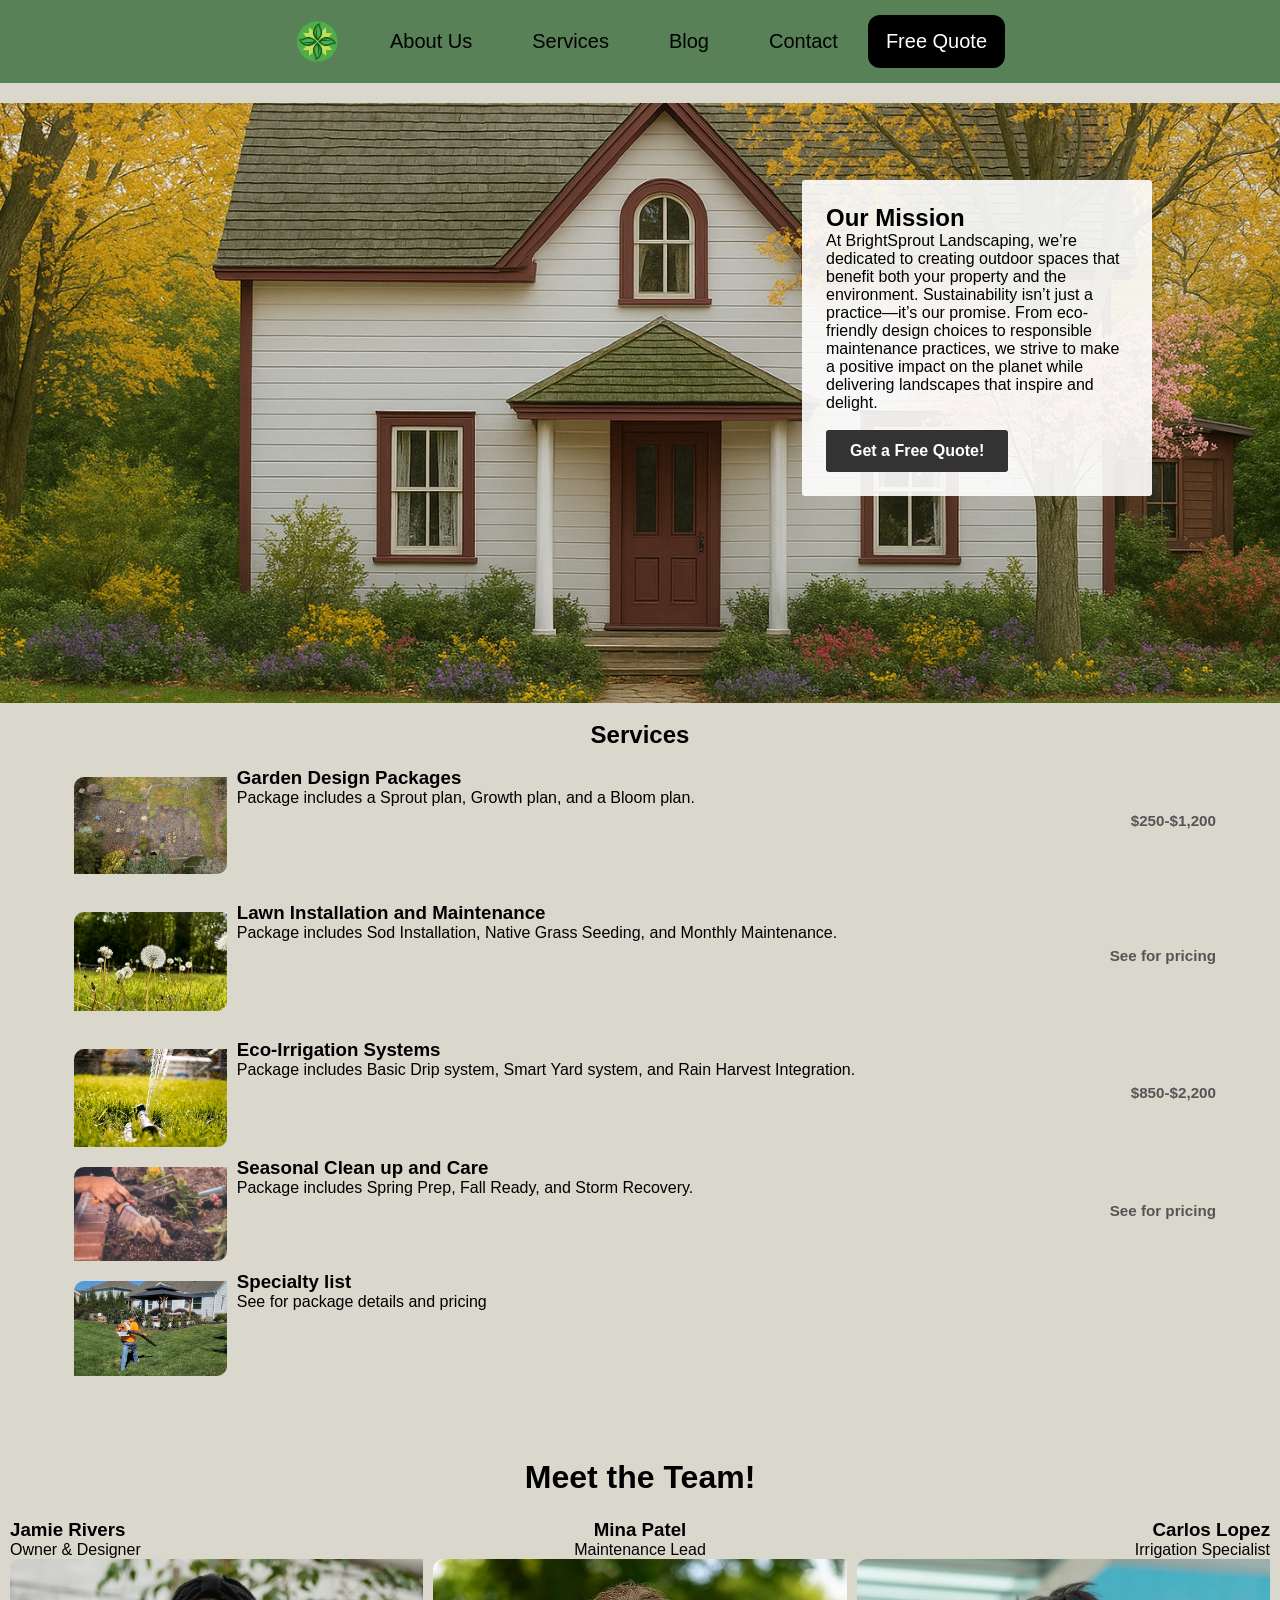
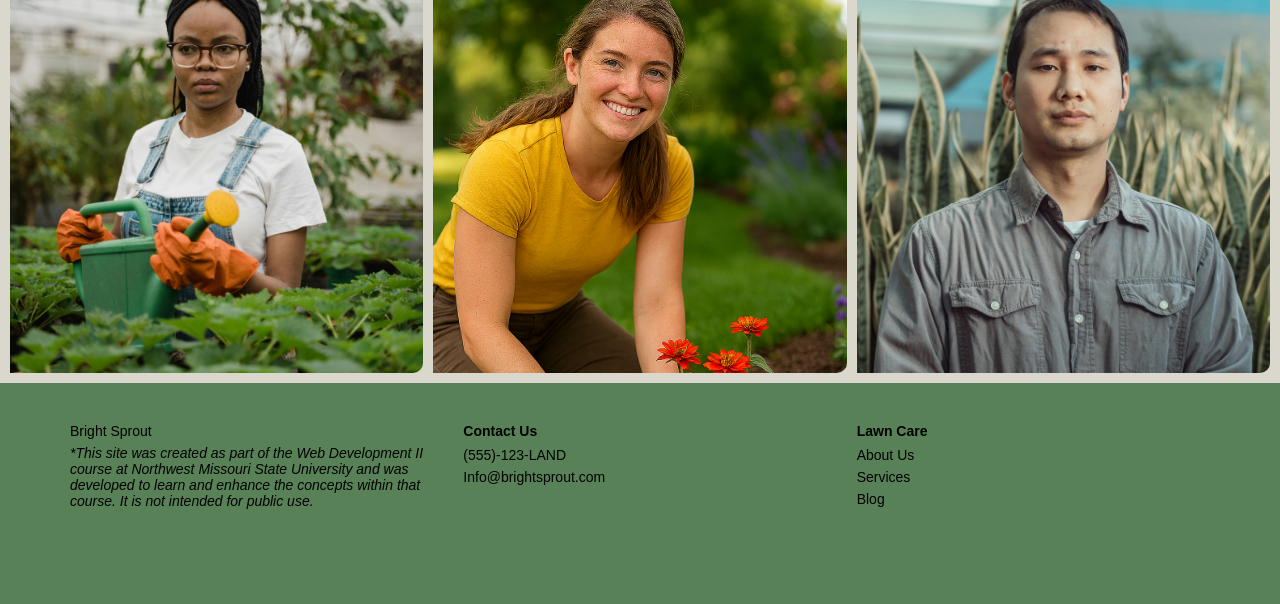
<file: index.html>
<!DOCTYPE html>
<!-- This template was created by : Jin Fitzmaurice -->
<html lang="en">

<head>
    <title>Bright Sprout Landscaping</title>
    <meta charset="utf-8">
    <link rel="stylesheet" href="styles.css">
    <meta name="viewport" content="width=device-width, initial-scale=1">
    <meta name="description" content="At BrightSprout Landscaping, we’re dedicated to 
creating outdoor spaces that benefit both your property and the environment. 
Sustainability isn’t just a practice—it’s our promise.">
</head>

<body>
    <div id="container">

        <!-- Use the nav area to add hyperlinks to other pages within the website -->
        <nav>
            <ul>
                <li class="logo">
                    <a href="index.html">
                        <img src="images/Logo.png" alt="Logo">
                    </a>
                </li>
                <li><a href="about.html">About Us</a></li>
                <li><a href="services.html">Services</a></li>
                <li><a href="blog.html">Blog</a></li>
                <li><a href="contact.html">Contact</a></li>
                <li><a href="contact.html">Free Quote</a></li>
            </ul>
        </nav>
        <div id="reddoorimage">
            <img src="images/redDoorHouseAfter.png" alt="House with red door after BSL" position="absolute" width="100%" height="700" class="desktop-only-image">
        </div>
        <br>

        <!-- Use the main area to add the main content of the webpages -->
        <main>
            <div class="parent-container">
                <div class="mission-box">
                    <h2>Our Mission</h2>
                    <p>At BrightSprout Landscaping, we’re dedicated to creating outdoor spaces that benefit both your property
                        and the environment. Sustainability isn’t just a practice—it’s our promise. From eco-friendly design
                        choices to responsible maintenance practices, we strive to make a positive impact on the planet while
                        delivering landscapes that inspire and delight.</p>
                    <br>
                    <a href="contact.html" class="button">Get a Free Quote!</a>
                </div>
            </div>

            <main>
                <section class="homeservices">
                    <h1><a href="services.html">Services</a></h1>
                    <br>
                    <div class="service">
                        <div class="service-text-img">
                            <img src="images2/bsl/services1.jpg" alt="Work in progress of a lawn" style="border-top-left-radius: 10px; border-bottom-right-radius: 10px;">
                        </div>
                        <div class="service-text">
                            <h3> Garden Design Packages</h3>
                            <p>Package includes a Sprout plan, Growth plan, and a Bloom plan.</p>
                            <span class="price">$250-$1,200</span>
                        </div>
                        <br>
                    </div>
                    <br>

                    <div class="service">
                        <div class="service-text-img">
                            <img src="images2/bsl/services2.jpg" alt="Weeds (dandelions) in a yard" style="border-top-left-radius: 10px; border-bottom-right-radius: 10px;">
                        </div>
                        <div class="service-text">
                            <h3>Lawn Installation and Maintenance</h3>
                            <p>Package includes Sod Installation, Native Grass Seeding, and Monthly Maintenance.</p>
                            <span class="price">See for pricing</span>
                        </div>
                    </div>
                    <br>

                    <div class="service">
                        <div class="service-text-img">
                            <img src="images2/bsl/services3.jpg" alt="Sprinkler hydrating a lawn" style="border-top-left-radius: 10px; border-bottom-right-radius: 10px;">
                        </div>
                        <div class="service-text">
                            <h3>Eco-Irrigation Systems</h3>
                            <p>Package includes Basic Drip system, Smart Yard system, and Rain Harvest Integration.</p>
                            <span class="price">$850-$2,200</span>
                        </div>
                        <br>
                    </div>

                    <div class="service">
                        <div class="service-text-img">
                            <img src="images2/bsl/services4.jpg" alt="A woman planting a plant" style="border-top-left-radius: 10px; border-bottom-right-radius: 10px;">
                        </div>
                        <div class="service-text">
                            <h3>Seasonal Clean up and Care</h3>
                            <p>Package includes Spring Prep, Fall Ready, and Storm Recovery.</p>
                            <span class="price">See for pricing</span>
                        </div>
                        <br>
                    </div>

                    <div class="service">
                        <div class="service-text-img">
                            <img src="images2/bsl/services5.jpg" alt="Man cleaning up a lawn" style="border-top-left-radius: 10px; border-bottom-right-radius: 10px;">
                        </div>
                        <div class="service-text">
                            <h3>Specialty list</h3>
                            <p> See for package details and pricing</p>
                        </div>
                    </div>
                </section>

                <br>
                <div class="meettheteam">
                    <div class="jamie">
                        <h1><a href="about.html">Meet the Team!</a></h1>
                        <br>
                        <div class="meettheteam">
                            <div class="jamie">
                                <h3>Jamie Rivers</h3>
                                <p>Owner &amp; Designer</p>
                                <img src="images/jamie.jpg" alt="Jamie Rivers" style="border-top-left-radius: 10px; border-bottom-right-radius: 10px;">
                            </div>

                            <div class="mina">
                                <h3>Mina Patel</h3>
                                <p>Maintenance Lead</p>
                                <img src="images/mina.png" alt="Mina Patel" style="border-top-left-radius: 10px; border-bottom-right-radius: 10px;">
                            </div>

                            <div class="carlos">
                                <h3>Carlos Lopez</h3>
                                <p>Irrigation Specialist</p>
                                <img src="images/carlos.jpg" alt="Carlos Lopez" style="border-top-left-radius: 10px; border-bottom-right-radius: 10px;">
                            </div>
                        </div>
                    </div>
                </div>
            </main>

            <!-- Use the footer area to add webpage footer content -->
            <footer>
                <div class="footer-container">
                    <div class="footer-col">
                        <ul>
                            <li><a href="index.html">Bright Sprout</a></li>
                            <li>
                                <em>*This site was created as part of the Web Development II course at Northwest Missouri State University and was developed to learn and enhance the concepts within that course. It is not intended for public use.</em>
                            </li>
                        </ul>
                    </div>

                    <div class="footer-col">
                        <h4><a href="contact.html">Contact Us</a></h4>
                        <ul>
                            <li>(555)-123-LAND</li>
                            <li>Info@brightsprout.com</li>
                        </ul>
                    </div>

                    <div class="footer-col">
                        <h4>Lawn Care</h4>
                        <ul>
                            <li><a href="about.html">About Us</a></li>
                            <li><a href="services.html">Services</a></li>
                            <li><a href="blog.html">Blog</a></li>
                        </ul>
                    </div>
                </div>
            </footer>
</file>
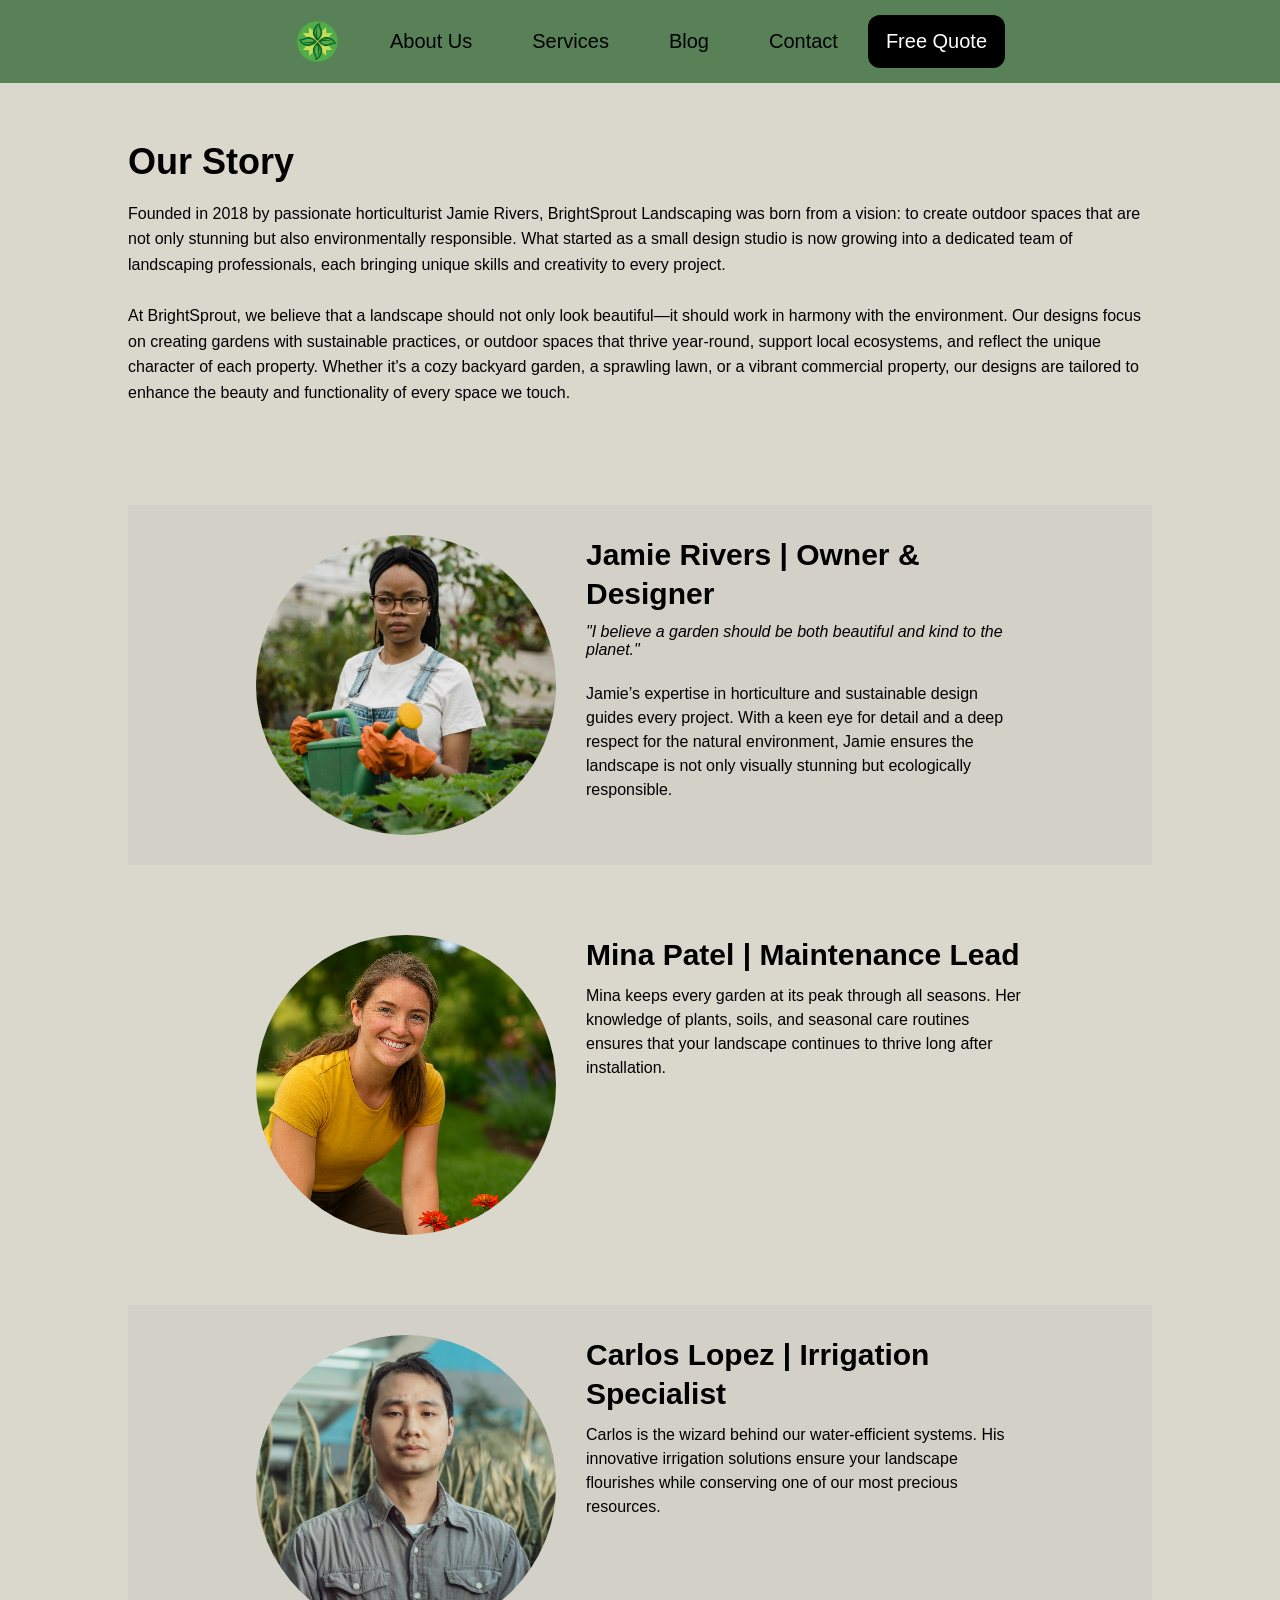
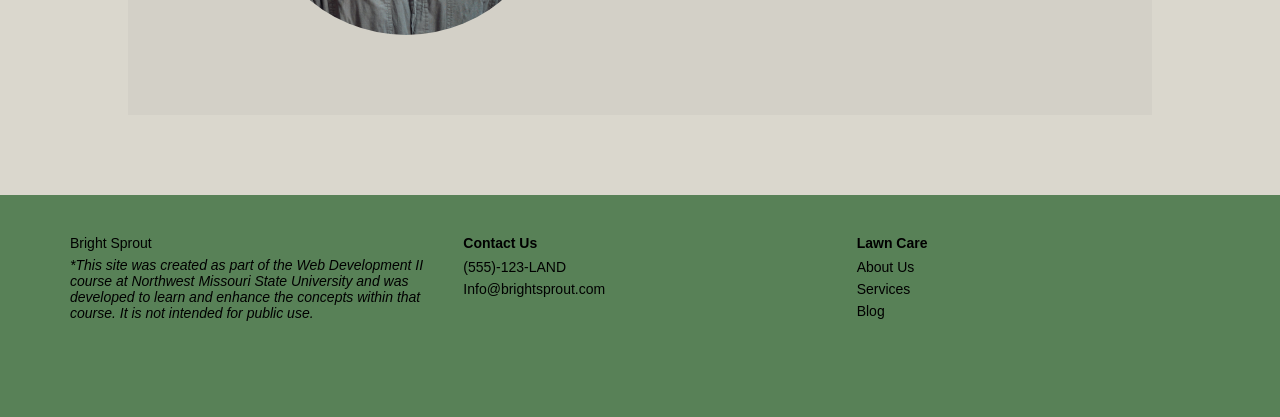
<file: about.html>
<!DOCTYPE html>
<html lang="en">

<head>
    <title>Bright Sprout Landscaping</title>
    <meta charset="utf-8">
    <link rel="stylesheet" href="styles.css">
    <meta name="viewport" content="width=device-width, initial-scale=1">
    <meta name="description" content="At BrightSprout Landscaping, we’re dedicated to 
creating outdoor spaces that benefit both your property and the environment. 
Sustainability isn’t just a practice—it’s our promise.">
</head>

<body>
    <div id="container">

        <!-- Use the nav area to add hyperlinks to other pages within the website -->
        <nav>
            <ul>
                <li class="logo">
                    <a href="index.html">
                        <img src="images/Logo.png" alt="Logo">
                    </a>
                </li>
                <li><a href="about.html">About Us</a></li>
                <li><a href="services.html">Services</a></li>
                <li><a href="blog.html">Blog</a></li>
                <li><a href="contact.html">Contact</a></li>
                <li><a href="contact.html">Free Quote</a></li>
            </ul>
        </nav>

        <!-- Use the main area to add the main content of the webpages -->
        <main>
            <section id="our-story">
                <h2>Our Story</h2>
                <p>Founded in 2018 by passionate horticulturist Jamie Rivers, BrightSprout Landscaping was born from a vision: to create outdoor spaces that are not only stunning but also environmentally responsible. What started as a small design studio is now growing into a dedicated team of landscaping professionals, each bringing unique skills and creativity to every project.</p>
<br>
                <p>At BrightSprout, we believe that a landscape should not only look beautiful—it should work in harmony with the environment. Our designs focus on creating gardens with sustainable practices, or outdoor spaces that thrive year-round, support local ecosystems, and reflect the unique character of each property. Whether it's a cozy backyard garden, a sprawling lawn, or a vibrant commercial property, our designs are tailored to enhance the beauty and functionality of every space we touch.</p>
            </section>
            <div class="team-member">
                <img src="images/jamie.jpg" alt="Jamie Rivers">
                <div class="member-text">
                <h3>Jamie Rivers | Owner &amp; Designer</h3>
                    <em>"I believe a garden should be both beautiful and kind to the planet."</em> <br><br>
                    <p>Jamie’s expertise in horticulture and sustainable design guides every project. With a keen eye for detail and a deep respect for the natural environment, Jamie ensures the landscape is not only visually stunning but ecologically responsible.</p>
            </div>
                </div>

            <div class="team-member">
                <img src="images/mina.png" alt="Mina Patel">
                <div class="member-text">
                <h3>Mina Patel | Maintenance Lead</h3>
                <p>Mina keeps every garden at its peak through all seasons. Her knowledge of plants, soils, and seasonal care routines ensures that your landscape continues to thrive long after installation.</p>
            </div>
                </div>

            <div class="team-member">
                <img src="images/carlos.jpg" alt="Carlos Lopez">
                <div class="member-text">
                <h3>Carlos Lopez | Irrigation Specialist</h3>
                <p>Carlos is the wizard behind our water-efficient systems. His innovative irrigation solutions ensure your landscape flourishes while conserving one of our most precious resources.</p>
            </div>
                </div>
        </main>

        <!-- Footer -->
        <footer>
    <div class="footer-container">
        <div class="footer-col">
            <ul>
                <li><a href="index.html">Bright Sprout</a></li>
                <li>
                    <em>*This site was created as part of the Web Development II course at Northwest Missouri State University and was developed to learn and enhance the concepts within that course. It is not intended for public use.</em>
                </li>
            </ul>
        </div>

        <div class="footer-col">
                 <h4><a href="contact.html">Contact Us</a></h4>
            <ul>
                <li>(555)-123-LAND</li>
                <li>Info@brightsprout.com</li>
            </ul>
        </div>

        <div class="footer-col">
            <h4>Lawn Care</h4>
            <ul>
                <li><a href="about.html">About Us</a></li>
                <li><a href="services.html">Services</a></li>
                <li><a href="blog.html">Blog</a></li>
            </ul>
        </div>
    </div>
</footer>
    </div>
</body>

</html>
</file>
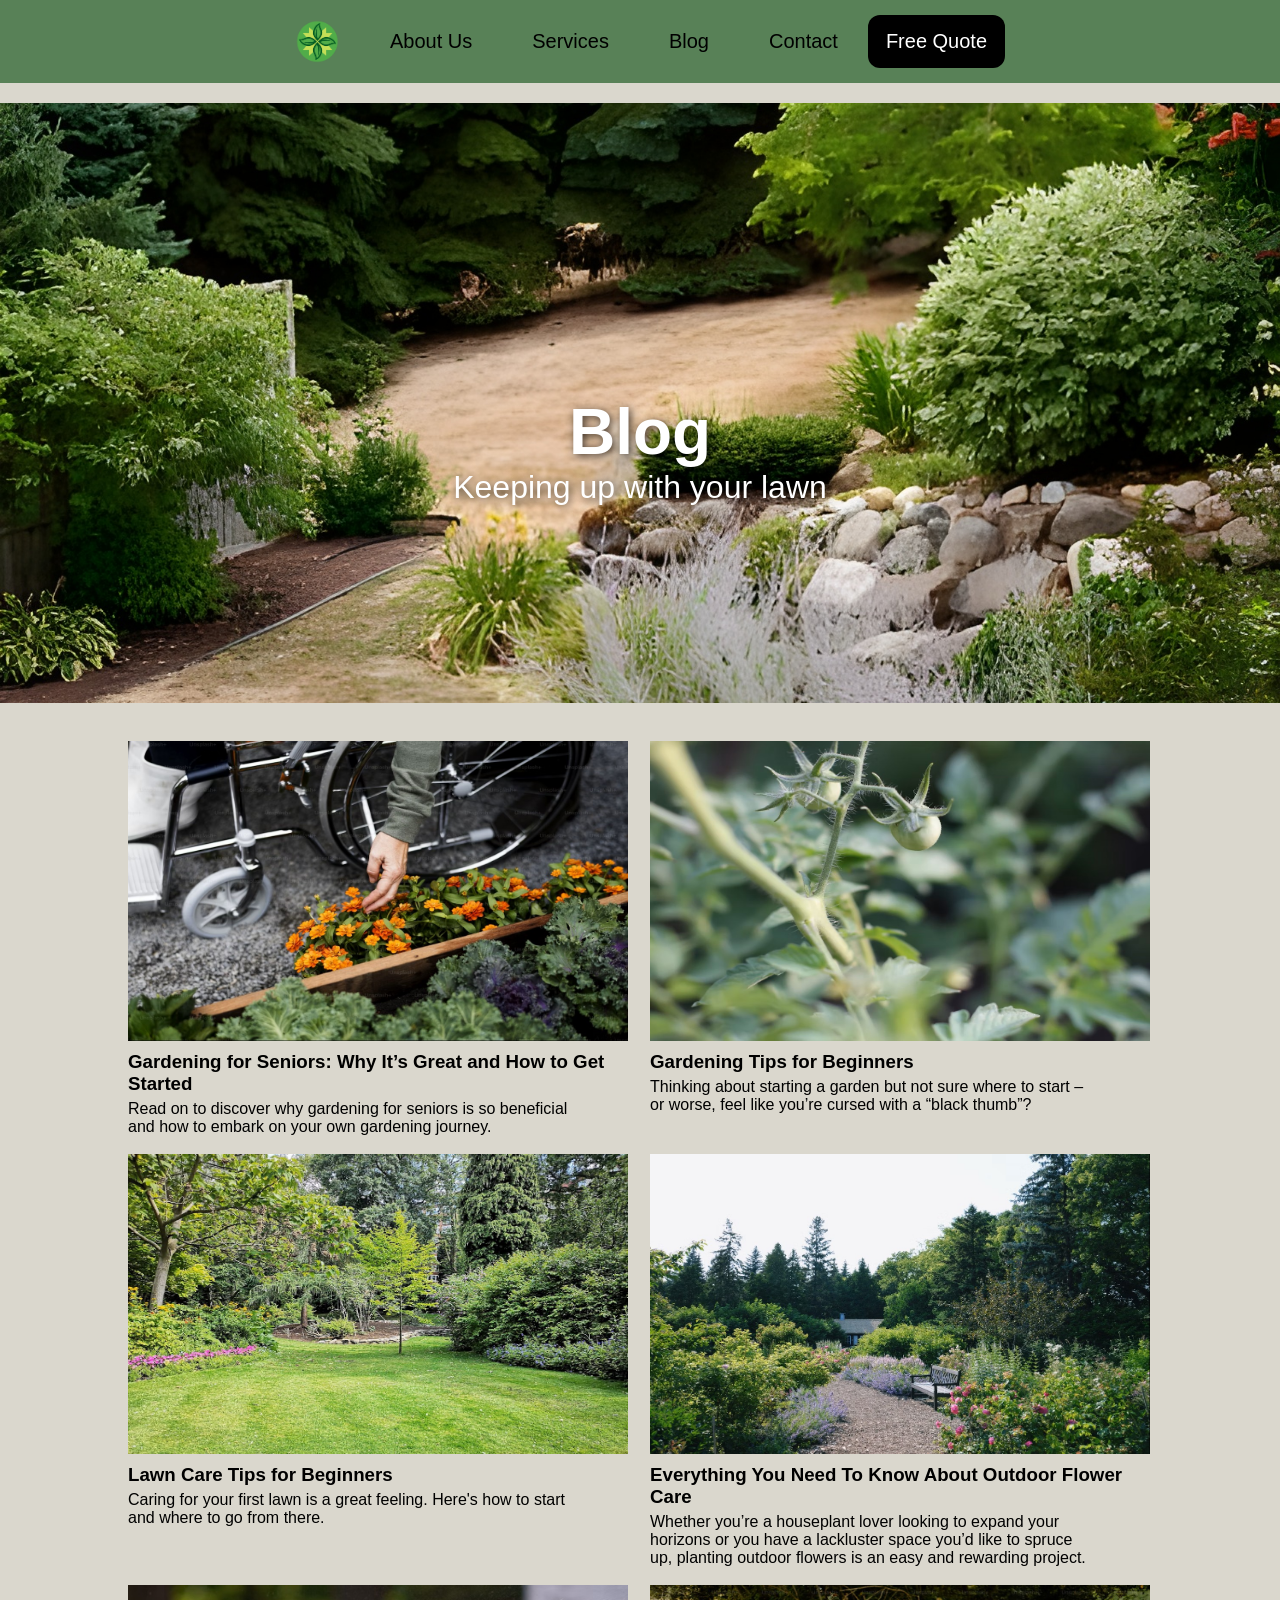
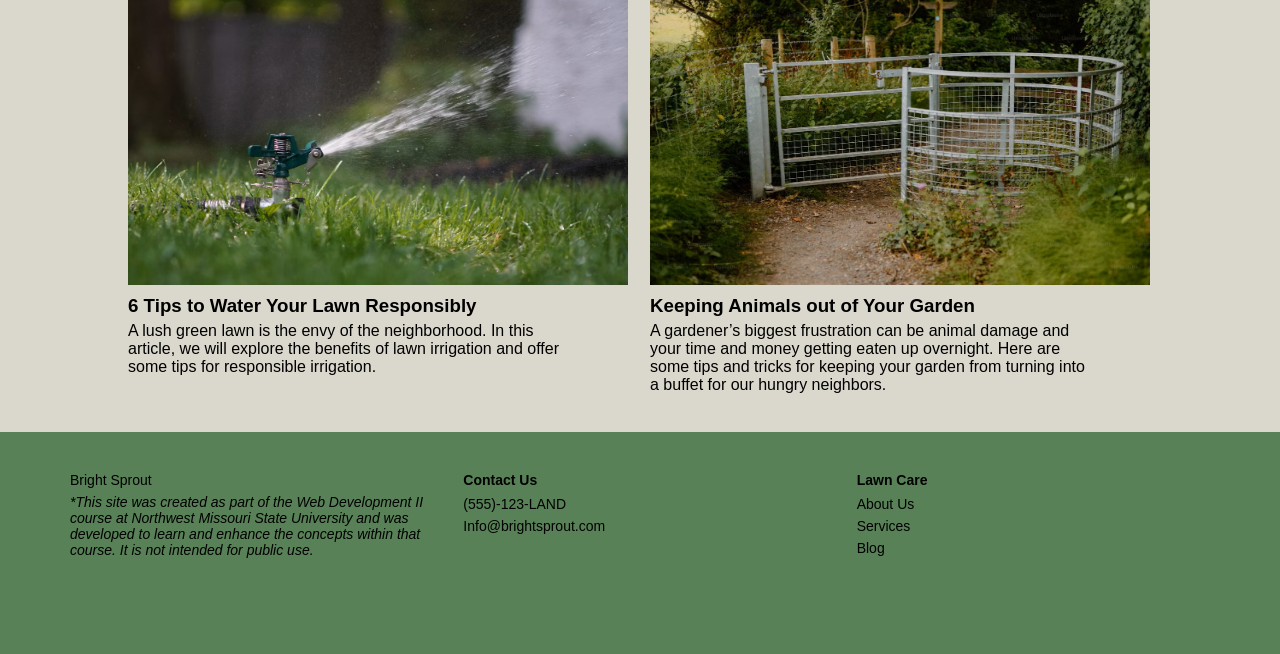
<file: blog.html>
<!DOCTYPE html>
<!-- This website template was created by : Jin Fitzmaurice -->
<html lang="en">

<head>
    <title>Bright Sprout Landscaping</title>
    <meta charset="utf-8">
    <link rel="stylesheet" href="styles.css">
    <meta name="viewport" content="width=device-width, inital-scale=1">
    <meta name="description" content="At BrightSprout Landscaping, we’re dedicated to 
creating outdoor spaces that benefit both your property and the environment. 
Sustainability isn’t just a practice—it’s our promise.">
</head>

<body>
    <div id="container">

        <!-- Use the nav area to add hyperlinks to other pages within the website -->
        <nav>
            <ul>
                <li class="logo">
                    <a href="index.html">
                        <img src="images/Logo.png" alt="Logo">
                    </a>
                </li>
                <li><a href="about.html">About Us</a></li>
                <li><a href="services.html">Services</a></li>
                <li><a href="blog.html">Blog</a></li>
                <li><a href="contact.html">Contact</a></li>
                <li><a href="contact.html">Free Quote</a></li>
            </ul>
        </nav>

        <!-- Front Image -->
        <div id="frontblog">
            <img src="images2/bsl/backyard.jpg" alt="Backyard landscape with rock and plants">
        </div>
        <div id="centered">
            <h1>Blog</h1>
            <p>Keeping up with your lawn</p>
        </div>

        <!-- Use the main area to add the main content of the webpages -->
        <main>
            <div class="blog">

                <br>

                <div class="container">
                    <section class="section1">
                        <a href="https://duncaster.org/blog/gardening-for-seniors-why-its-great-and-how-to-get-started?gad_source=1&gad_campaignid=22263684621&gbraid=0AAAAADf4MGhhnIqakz--DB7IIB761pri4&gclid=Cj0KCQjw3aLHBhDTARIsAIRij5-0xNZITlsmHXf2DmUN2VH8jrCw0Yp88pFcSH-_IpgKz6k2PX2xTBQaArihEALw_wcB" target="_blank">
                            <img src="images2/bsl/blog1.jpg" alt="A Senior interacting with plants" height="300" width="500">
                        </a>
                        <h3>Gardening for Seniors: Why It’s Great and How to Get Started</h3>
                        <p> Read on to discover why gardening for seniors is so beneficial
                            and how to embark on your own gardening journey.</p>
                    </section>

                    <section class="section2">
                        <a href="https://healthyfamilyproject.com/gardening-tips-for-beginners/" target="_blank">
                            <img src="images2/bsl/blog2.jpg" alt="Tomato plant budding" height="300" width="500">
                        </a>
                        <h3>Gardening Tips for Beginners </h3>
                        <p>Thinking about starting a garden but not sure where to
                            start – or worse, feel like you’re cursed with a “black thumb”? </p>
                    </section>
                </div>
                <br>

                <div class="container1">
                    <section class="section3">
                        <a href="https://www.pennington.com/all-products/grass-seed/resources/your-first-lawn-start-here" target="_blank">
                            <img src="images2/bsl/blog3.jpg" alt="A nice and well-kept lawn" height="300" width="500">
                        </a>
                        <h3>Lawn Care Tips for Beginners </h3>
                        <p>Caring for your first lawn is a great feeling.
                            Here's how to start and where to go from there. </p>
                    </section>

                    <section class="section4">
                        <a href="https://bloomscape.com/plant-care/outdoor-flower-care/" target="_blank">
                            <img src="images2/bsl/blog4.jpg" alt="A lovely outdoor garden of flowers and a bench" height="300" width="500">
                        </a>
                        <h3>Everything You Need To Know About Outdoor Flower Care</h3>
                        <p>Whether you’re a houseplant lover looking to expand your horizons
                            or you have a lackluster space you’d like to spruce up, planting outdoor
                            flowers is an easy and rewarding project. </p>
                    </section>
                </div>
                <br>

                <div class="container2">
                    <section class="section5">
                        <a href="https://www.rainbird.com/homeowners/blog/6-tips-to-water-your-lawn-responsibly" target="_blank">
                            <img src="images2/bsl/blog5.jpg" alt="Sprinkler system running" height="300" width="500">
                        </a>
                        <h3>6 Tips to Water Your Lawn Responsibly</h3>
                        <p>A lush green lawn is the envy of the neighborhood. In this article, we will
                            explore the benefits of lawn irrigation and offer some tips for responsible irrigation. </p>
                    </section>
                    <section class="section6">
                        <a href="https://extension.umn.edu/news/keeping-animals-out-your-garden" target="_blank">
                            <img src="images2/bsl/blog6.jpg" alt="Fence to keep animals out" height="300" width="500">
                        </a>
                        <h3>Keeping Animals out of Your Garden</h3>
                        <p>A gardener’s biggest frustration can be animal damage and your time and money getting
                            eaten up overnight. Here are some tips and tricks for keeping your garden from turning
                            into a buffet for our hungry neighbors.</p>
                    </section>
                </div>
                <br>
            </div>
        </main>

        <!-- Footer -->
        <footer>
            <div class="footer-container">
                <div class="footer-col">
                    <ul>
                        <li><a href="index.html">Bright Sprout</a></li>
                        <li>
                            <em>*This site was created as part of the Web Development II course at Northwest Missouri State University and was developed to learn and enhance the concepts within that course. It is not intended for public use.</em>
                        </li>
                    </ul>
                </div>

                <div class="footer-col">
                    <h4><a href="contact.html">Contact Us</a></h4>
                    <ul>
                        <li>(555)-123-LAND</li>
                        <li>Info@brightsprout.com</li>
                    </ul>
                </div>

                <div class="footer-col">
                    <h4>Lawn Care</h4>
                    <ul>
                        <li><a href="about.html">About Us</a></li>
                        <li><a href="services.html">Services</a></li>
                        <li><a href="blog.html">Blog</a></li>
                    </ul>
                </div>
            </div>
        </footer>
    </div>

</body>

</html>
</file>
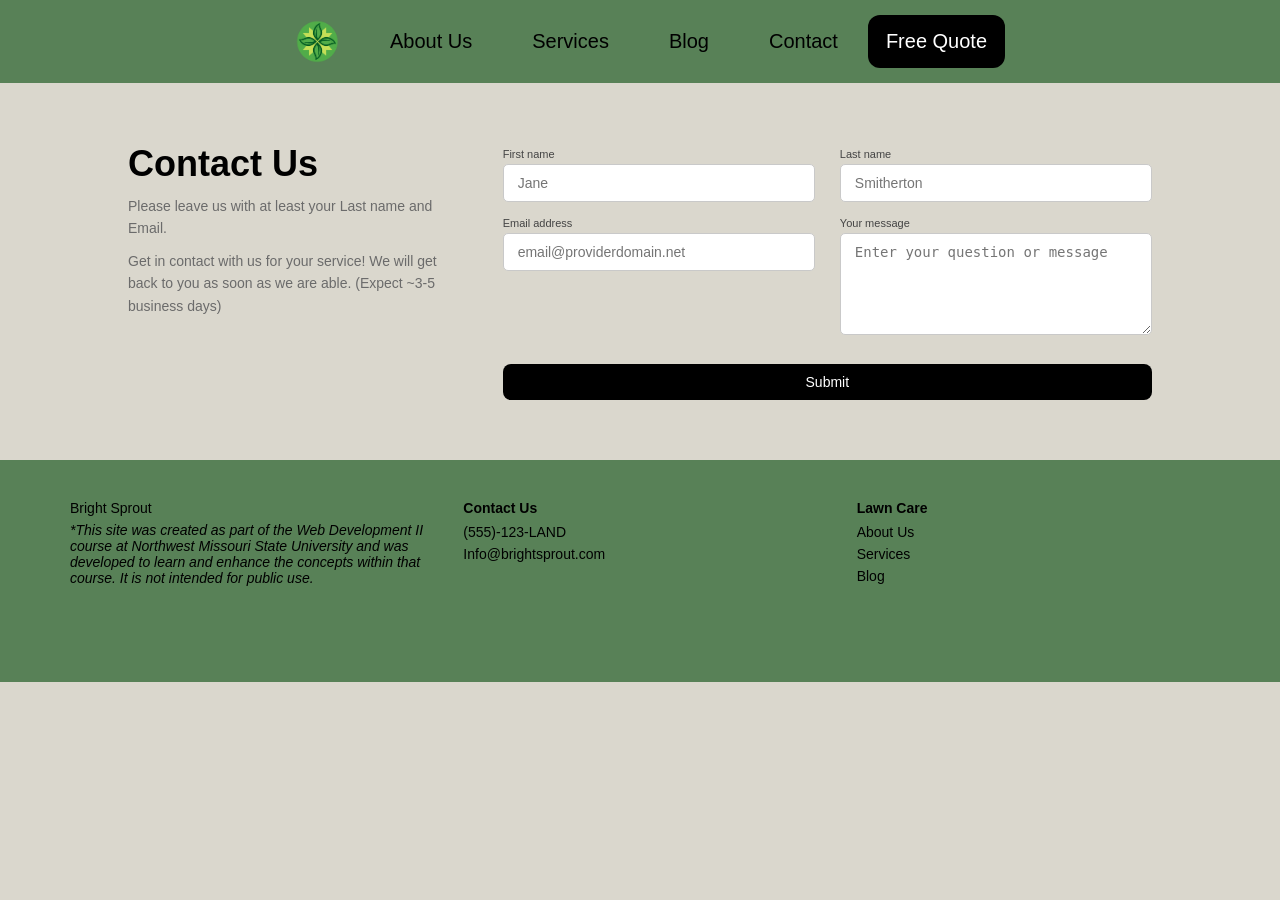
<file: contact.html>
<!DOCTYPE html>
<!-- This website template was created by : Jin Fitzmaurice -->
<html lang="en">

<head>
    <title>Bright Sprout Landscaping</title>
    <meta charset="utf-8">
    <link rel="stylesheet" href="styles.css">
    <meta name="viewport" content="width=device-width, inital-scale=1">
    <meta name="description" content="At BrightSprout Landscaping, we’re dedicated to 
creating outdoor spaces that benefit both your property and the environment. 
Sustainability isn’t just a practice—it’s our promise.">
</head>

<body>
    <div id="container">

        <!-- Use the nav area to add hyperlinks to other pages within the website -->
        <nav>
            <ul>
                <li class="logo">
                    <a href="index.html">
                        <img src="images/Logo.png" alt="Logo">
                    </a>
                </li>
                <li><a href="about.html">About Us</a></li>
                <li><a href="services.html">Services</a></li>
                <li><a href="blog.html">Blog</a></li>
                <li><a href="contact.html">Contact</a></li>
                <li><a href="contact.html">Free Quote</a></li>
            </ul>
        </nav>

        <!-- Main content -->
        <main>
            <section id="contact">
                <div class="contactLeft">
                <h2>Contact Us</h2>
                    
                        <p>Please leave us with at least your Last name and Email.</p>
                        <p>Get in contact with us for your service! We will get back to you as soon as we are able. (Expect ~3-5 business days)</p>
                    </div>
                <form id="contactform" action="https://formspree.io/f/xzzyezgz" method="POST">
                    <div class="form-row">
                        <label for="first-name">First name</label>
                        <input type="text" id="first-name" name="first-name" placeholder="Jane">
                    </div>

                    <div class="form-row">
                        <label for="last-name">Last name</label>
                        <input type="text" id="last-name" name="last-name" placeholder="Smitherton" required>
                    </div>

                    <div class="form-row">
                        <label for="email">Email address</label>
                        <input type="email" id="email" name="email" placeholder="email@providerdomain.net" required>
                    </div>

                    <div class="form-row">
                        <label for="message">Your message</label>
                        <textarea id="message" name="message" placeholder="Enter your question or message" rows="5" required></textarea>
                    </div>

                    <div class="form-row full">
                        <button type="submit">Submit</button>
                    </div>
                </form>
            </section>
        </main>

        <!-- Footer -->
        <footer>
    <div class="footer-container">
        <div class="footer-col">
            <ul>
                <li><a href="index.html">Bright Sprout</a></li>
                <li>
                    <em>*This site was created as part of the Web Development II course at Northwest Missouri State University and was developed to learn and enhance the concepts within that course. It is not intended for public use.</em>
                </li>
            </ul>
        </div>

        <div class="footer-col">
                 <h4><a href="contact.html">Contact Us</a></h4>
            <ul>
                <li>(555)-123-LAND</li>
                <li>Info@brightsprout.com</li>
            </ul>
        </div>

        <div class="footer-col">
            <h4>Lawn Care</h4>
            <ul>
                <li><a href="about.html">About Us</a></li>
                <li><a href="services.html">Services</a></li>
                <li><a href="blog.html">Blog</a></li>
            </ul>
        </div>
    </div>
</footer>
    </div>
</body>

</html>
</file>
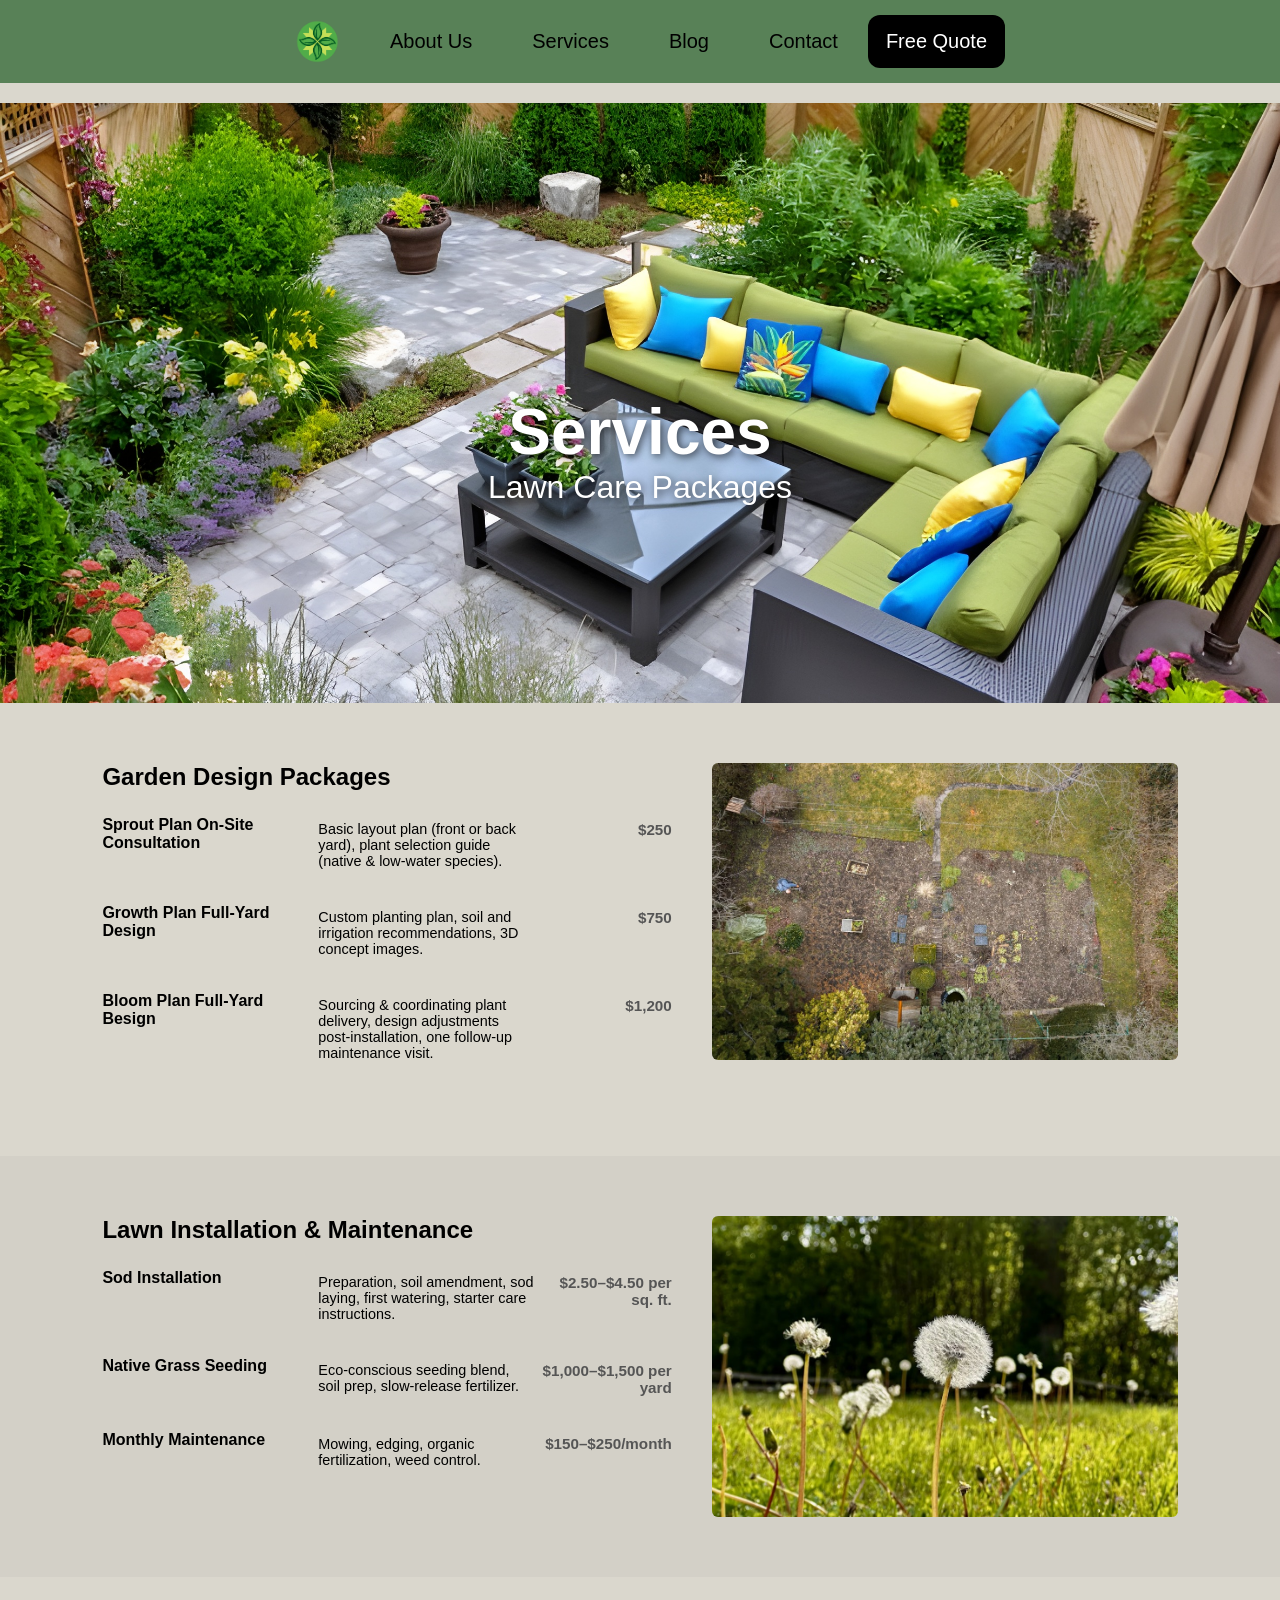
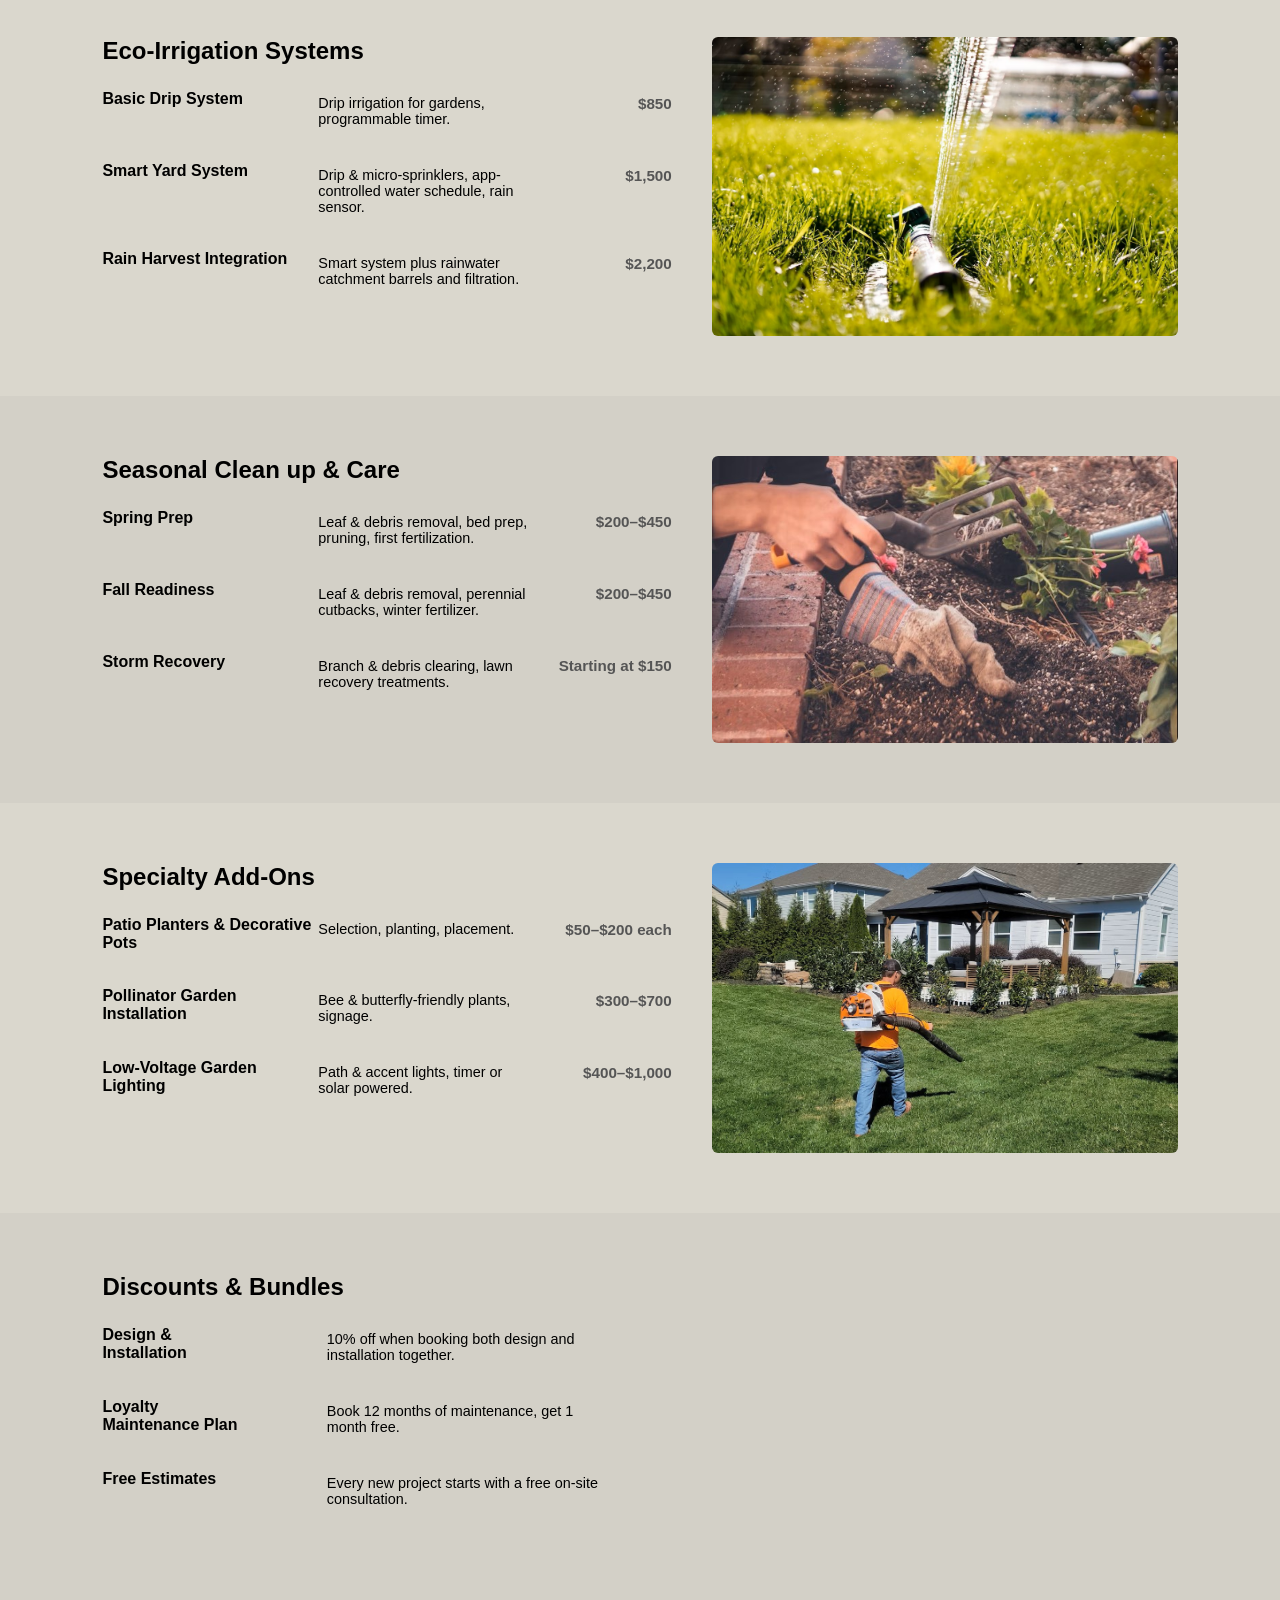
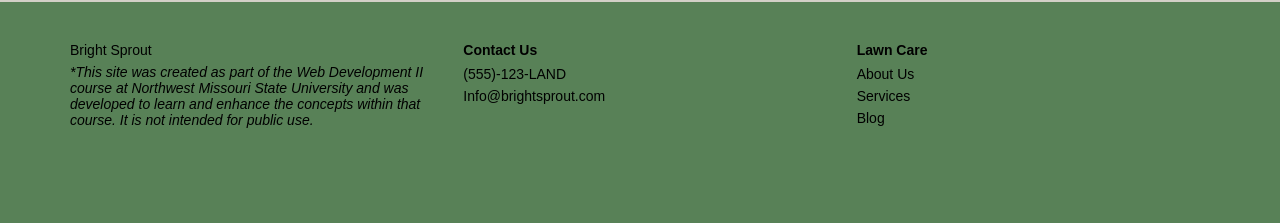
<file: services.html>
<!DOCTYPE html>
<!-- This website template was created by : Jin Fitzmaurice -->
<html lang="en">

<head>
    <title>Bright Sprout Landscaping</title>
    <meta charset="utf-8">
    <link rel="stylesheet" href="styles.css">
    <meta name="viewport" content="width=device-width, inital-scale=1">
    <meta name="description" content="At BrightSprout Landscaping, we’re dedicated to 
creating outdoor spaces that benefit both your property and the environment. 
Sustainability isn’t just a practice—it’s our promise.">
</head>

<body>
    <div id="container">
        <!-- Use the nav area to add hyperlinks to other pages within the website -->
        <nav>
            <ul>
                <li class="logo">
                    <a href="index.html">
                        <img src="images/Logo.png" alt="Logo">
                    </a>
                </li>
                <li><a href="about.html">About Us</a></li>
                <li><a href="services.html">Services</a></li>
                <li><a href="blog.html">Blog</a></li>
                <li><a href="contact.html">Contact</a></li>
                <li><a href="contact.html">Free Quote</a></li>
            </ul>
        </nav>

        <!-- Front Image -->
            <div id="frontService">
                <img src="images/patio.jpg" alt="Picture of an appealing patio">
            </div>
                <div id="centered">
                <h1>Services</h1>
                <p>Lawn Care Packages</p>
            </div>
    </div>

       <main>
<div class="services-wrapper">
    <!-- GARDEN DESIGN -->
    <div class="service-block">
        <div class="text-col">
            <h2>Garden Design Packages</h2>

            <div class="item">
                <h3>Sprout Plan On-Site Consultation</h3>
                <p>Basic layout plan (front or back yard), plant selection guide (native & low-water species).</p>
                <span class="price">$250</span>
            </div>

            <div class="item">
                <h3>Growth Plan Full-Yard Design</h3>
                <p>Custom planting plan, soil and irrigation recommendations, 3D concept images.</p>
                <span class="price">$750</span>
            </div>

            <div class="item">
                <h3>Bloom Plan Full-Yard Besign</h3>
                <p>Sourcing &amp; coordinating plant delivery, design adjustments post-installation, one follow-up maintenance visit.</p>
                <span class="price">$1,200</span>
            </div>
        </div>

        <div class="img-col">
            <img src="images2/bsl/services1.jpg" alt="Work in progress of lawn renovation">
        </div>
    </div>

    <!-- LAWN -->
    <div class="service-block">
        <div class="text-col">
            <h2>Lawn Installation &amp; Maintenance</h2>

            <div class="item">
                <h3>Sod Installation</h3>
                <p>Preparation, soil amendment, sod laying, first watering, starter care instructions.</p>
                <span class="price">$2.50–$4.50 per sq. ft.</span>
            </div>
            
            <div class="item">
                <h3>Native Grass Seeding</h3>
                <p>Eco-conscious seeding blend, soil prep, slow-release fertilizer.</p>
                <span class="price">$1,000–$1,500 per yard</span>
            </div>

            <div class="item">
                <h3>Monthly Maintenance</h3>
                <p>Mowing, edging, organic fertilization, weed control.</p>
                <span class="price">$150–$250/month</span>
            </div>
        </div>

        <div class="img-col">
            <img src="images2/bsl/services2.jpg" alt="Dandelions in a lawn">
        </div>
    </div>

    <!-- ECO IRRIGATION -->
    <div class="service-block">
        <div class="text-col">
            <h2>Eco-Irrigation Systems</h2>

            <div class="item">
                <h3>Basic Drip System</h3>
                <p>Drip irrigation for gardens, programmable timer.</p>
                <span class="price">$850</span>
            </div>
            
            <div class="item">
                <h3>Smart Yard System</h3>
                <p>Drip &amp; micro-sprinklers, app-controlled water schedule, rain sensor.</p>
                <span class="price">$1,500</span>
            </div>

            <div class="item">
                <h3>Rain Harvest Integration</h3>
                <p>Smart system plus rainwater catchment barrels and filtration.</p>
                <span class="price">$2,200</span>
            </div>
        </div>

        <div class="img-col">
            <img src="images2/bsl/services3.jpg" alt="A sprinkler spraying water">
        </div>
    </div>

    <!-- SEASONAL CARE -->
    <div class="service-block">
        <div class="text-col">
            <h2>Seasonal Clean up &amp; Care</h2>

            <div class="item">
                <h3>Spring Prep</h3>
                <p>Leaf &amp; debris removal, bed prep, pruning, first fertilization.</p>
                <span class="price">$200–$450</span>
            </div>
            
            <div class="item">
                <h3>Fall Readiness</h3>
                <p>Leaf &amp; debris removal, perennial cutbacks, winter fertilizer.</p>
                <span class="price">$200–$450</span>
            </div>

            <div class="item">
                <h3>Storm Recovery</h3>
                <p>Branch &amp; debris clearing, lawn recovery treatments.</p>
                <span class="price">Starting at $150</span>
            </div>
        </div>

        <div class="img-col">
            <img src="images2/bsl/services4.jpg" alt="A woman planting plants in a garden">
        </div>
    </div>

    <!-- SPECIALTY -->
    <div class="service-block">
        <div class="text-col">
            <h2>Specialty Add-Ons</h2>

            <div class="item">
                <h3>Patio Planters &amp; Decorative Pots</h3>
                <p>Selection, planting, placement.</p>
                <span class="price">$50–$200 each</span>
            </div>
            
            <div class="item">
                <h3>Pollinator Garden Installation</h3>
                <p>Bee &amp; butterfly-friendly plants, signage.</p>
                <span class="price">$300–$700</span>
            </div>

            <div class="item">
                <h3>Low-Voltage Garden Lighting</h3>
                <p>Path &amp; accent lights, timer or solar powered.</p>
                <span class="price">$400–$1,000</span>
            </div>
        </div>

        <div class="img-col">
            <img src="images2/bsl/services5.jpg" alt="A man blowing grass in a lawn">
        </div>
    </div>

    <!-- DISCOUNTS -->
    <div class="service-block">
        <div class="text-col">
            <h2>Discounts &amp; Bundles</h2>

            <div class="item">
                <h3>Design &amp; Installation</h3>
                <p>10% off when booking both design and installation together.</p>
                <span class="price"></span>
            </div>

            <div class="item">
                <h3>Loyalty Maintenance Plan</h3>
                <p>Book 12 months of maintenance, get 1 month free.</p>
                <span class="price"></span>
            </div>

            <div class="item">
                <h3>Free Estimates</h3>
                <p>Every new project starts with a free on-site consultation.</p>
                <span class="price"></span>
            </div>
        </div>
    </div>
           </div>
</main>

    <!-- Footer -->
    <footer>
    <div class="footer-container">
        <div class="footer-col">
            <ul>
                <li><a href="index.html">Bright Sprout</a></li>
                <li>
                    <em>*This site was created as part of the Web Development II course at Northwest Missouri State University and was developed to learn and enhance the concepts within that course. It is not intended for public use.</em>
                </li>
            </ul>
        </div>

        <div class="footer-col">
                 <h4><a href="contact.html">Contact Us</a></h4>
            <ul>
                <li>(555)-123-LAND</li>
                <li>Info@brightsprout.com</li>
            </ul>
        </div>

        <div class="footer-col">
            <h4>Lawn Care</h4>
            <ul>
                <li><a href="about.html">About Us</a></li>
                <li><a href="services.html">Services</a></li>
                <li><a href="blog.html">Blog</a></li>
            </ul>
        </div>
    </div>
</footer>
    </body>
</html>
</file>
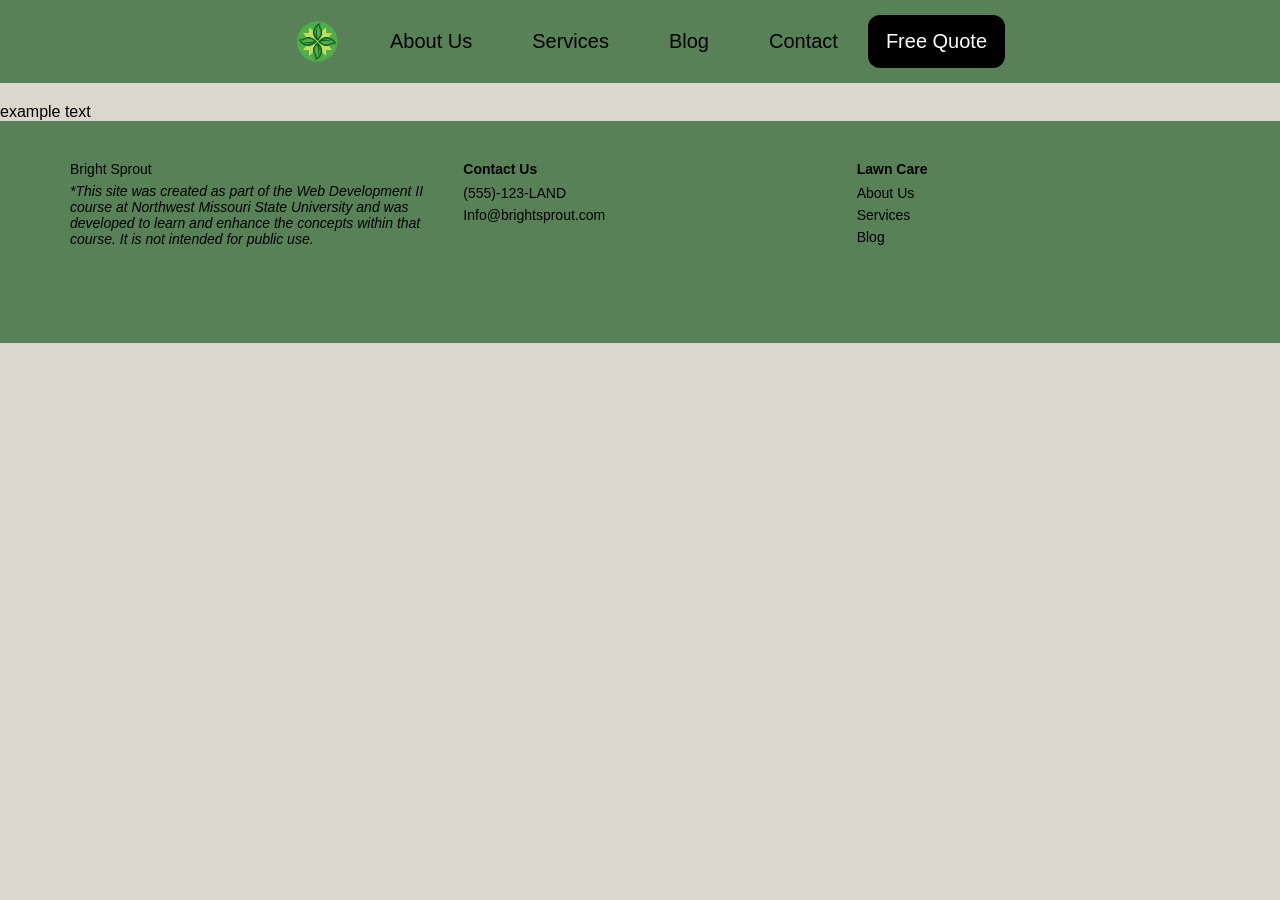
<file: template.html>
<!DOCTYPE html>
<!-- This website template was created by : Jin Fitzmaurice -->
<html lang="en">

<head>
    <title>Bright Sprout Landscaping</title>
    <meta charset="utf-8">
    <link rel="stylesheet" href="styles.css">
    <meta name="viewport" content="width=device-width, inital-scale=1">
    <meta name="description" content="At BrightSprout Landscaping, we’re dedicated to 
creating outdoor spaces that benefit both your property and the environment. 
Sustainability isn’t just a practice—it’s our promise.">
</head>

<body>
    <div id="container">

        <!-- Use the nav area to add hyperlinks to other pages within the website -->
        <nav>
            <ul>
                <li class="logo">
                    <a href="index.html">
                        <img src="images/Logo.png" alt="Logo">
                    </a>
                </li>
                <li><a href="about.html">About Us</a></li>
                <li><a href="services.html">Services</a></li>
                <li><a href="blog.html">Blog</a></li>
                <li><a href="contact.html">Contact</a></li>
                <li><a href="contact.html">Free Quote</a></li>
            </ul>
        </nav>

        <!-- Main content -->
        <main>
        <p> example text</p>
        </main>

        <!-- Footer -->
        <footer>
    <div class="footer-container">
        <div class="footer-col">
            <ul>
                <li><a href="index.html">Bright Sprout</a></li>
                <li>
                    <em>*This site was created as part of the Web Development II course at Northwest Missouri State University and was developed to learn and enhance the concepts within that course. It is not intended for public use.</em>
                </li>
            </ul>
        </div>

        <div class="footer-col">
                 <h4><a href="contact.html">Contact Us</a></h4>
            <ul>
                <li>(555)-123-LAND</li>
                <li>Info@brightsprout.com</li>
            </ul>
        </div>

        <div class="footer-col">
            <h4>Lawn Care</h4>
            <ul>
                <li><a href="about.html">About Us</a></li>
                <li><a href="services.html">Services</a></li>
                <li><a href="blog.html">Blog</a></li>
            </ul>
        </div>
    </div>
</footer>
    </div>
</body>

</html>
</file>
<file: styles.css>
/*
Author: Andrew Y, Bella C, Jin F
Date: [Your Project Date]
File name: style.class
*/

/* ===================================================================
   01. GLOBAL STYLES (Reset, Typography, Base)
=================================================================== */

/* CSS Reset & Box Sizing */
* {
    margin: 0;
    padding: 0;
    border: 0;
    box-sizing: border-box;
}

html, body {
    overflow-x: hidden;
}

/* Base Body & Typography */
body {
    background-color: #DAD7CD;
    font-family: sans-serif;
}

a, p, h1, h2, h3 {
    font-family: sans-serif;
}

h1 {
    text-align: center;
}

/* Base Image & Form Styles */
img {
    max-width: 100%;
    display: block;
}

input, textarea {
    width: 100%;
    box-sizing: border-box;
}

/* Base Layout Container */
#container {
    width: 100%;
}

/* ===================================================================
   02. REUSABLE COMPONENTS (Nav, Footer)
=================================================================== */

/* ========== NAV ========== */
nav {
    background: #5e7c55;
    margin-bottom: 20px;
}

nav ul {
    list-style-type: none;
    background-color: #588157;
    align-items: center;
    display: flex;
    justify-content: center;
    padding: 0;
}

/* LOGO styling */
nav ul .logo a {
    padding: 10px 20px;
}

nav ul .logo img {
    height: 45px;
    width: auto;       
    display: block;
    object-fit: contain;
}

nav a {
    color: black;
    text-decoration: none;
    padding: 30px;
    display: block;
    text-align: center;
    font-size: 20px;
    transition: background 0.25s, color 0.25s;
}

nav a:hover {
    background-color: #3A5A40;
    color: white;
}

/* FREE QUOTE BUTTON */
nav ul li:last-child a {
    background-color: #000;
    color: white;
    border-radius: 12px;
    padding: 15px 18px;
}

nav ul li:last-child:hover a {
    opacity: 0.85;
    transform: translateY(-2px);
}

/* ========== FOOTER ========== */
footer {
    background: #588157;
    padding: 40px 50px;
    font-size: 14px;
    color: black;
    padding-bottom: 7%;
}

.footer-container {
    display: flex;
    justify-content: space-between;
    align-items: flex-start;
    width: 100%;
    max-width: 1200px;
    margin: 0 auto;
}

.footer-col {
    flex: 1;
    margin: 0 20px;
}

.footer-col ul {
    list-style: none;
    margin: 0;
    padding: 0;
}

.footer-col li {
    margin-bottom: 6px;
}

footer a {
    text-decoration: none;
    color: black;
}

footer a:hover {
    text-decoration: underline;
}

footer h4, footer strong {
    margin-bottom: 8px;
    font-weight: bold;
}

footer p {
    line-height: 1.4;
    max-width: 230px;
}

/* ===================================================================
   03. PAGE-SPECIFIC STYLES
=================================================================== */

/* ========== HOME PAGE / INDEX ========== */

#reddoorimage {
    position: relative;
}

#reddoorimage img {
    width: 100%;
    height: 600px;
    object-fit: cover;
    object-position: center;
}

.mission-box {
    position: absolute;
    top: 20%;
    right: 10%;
    background: rgba(255, 255, 255, 0.9);
    padding: 1.5rem;
    max-width: 350px;
    border-radius: 3px;
}

.mission-box .button {
    display: inline-block;
    color: #ffffff;
    background-color: #333;
    border-radius: 3px;
    padding: 12px 24px;
    text-decoration: none;
    font-weight: bold;
}

.homeservices {
    margin-bottom: 50px;
}

.homeservices h3 {
    font-family: sans-serif;
}

.service {
    display: flex;
    justify-content: center;
    flex-wrap: wrap;
    max-width: 90%;
    margin: auto;
}

.service-text-img {
    flex-grow: 1;
    max-width: 15%;
    padding: 10px;
    border-radius: 10px;
}

.service-text {
    flex-grow: 2;
    max-width: 85%;
    font-family: Arial, sans-serif;
}

/* Shared "Meet the Team" styles (used on Home/About) */
.meettheteam {
    display: flex;
    font-family: sans-serif;
}

.meettheteam h1 {
    text-align: center;
    color:black;
}

.meettheteam a{
    color: black;
    text-decoration: none;
}

.homeservices a{
    color: black;
    text-decoration: none;
}

.jamie {
    flex: 33.33%;
    padding: 5px;
    overflow: hidden;
    text-align: left;
}

.mina {
    flex: 33.33%;
    padding: 5px;
    overflow: hidden;
    text-align: center;
}

.carlos {
    flex: 33.33%;
    padding: 5px;
    overflow: hidden;
    text-align: right;
}

@media (max-width: 600px) {
    .desktop-only-image{
        height: auto;
    }
    
    .mission-box{
       top: 70%;
        align-content: center;
    }
}

/* ========== ABOUT PAGE ========== */
#our-story {
    max-width: 80%;
    margin: 50px auto 100px auto;
    line-height: 1.6;
}

#our-story h2 {
    font-size: 36px;
    margin-bottom: 10px;
}

.team-member {
    display: flex;
    align-items: flex-start;
    gap: 30px;
    max-width: 80%;
    margin: 40px auto;
    padding: 30px 10% 30px 10%;
}

.team-member img {
    width: 300px;
    height: 300px;
    object-fit: fill;
    border-radius: 50%;
}

.member-text h3 {
    margin-top: 0;
    margin-bottom: 10px;
    font-size: 30px;
    line-height: 1.3;
}

.team-member p {
    margin-top: 5px;
    line-height: 1.5;
}

.team-member:last-of-type {
    padding-bottom: 80px;
    margin-bottom: 80px;
}

.team-member:nth-child(even) {
    background: rgba(0,0,0,0.03);
}


/* ========== SERVICE PAGE ========== */
#frontService {
    position: relative;
    width: 100%;
}

#frontService img {
    width: 100%;
    height: 600px;
    object-fit: cover;
    object-position: center;
}

#centered {
    position: absolute;
    top: 50%;
    left: 50%;
    transform: translate(-50%, -50%);
    text-align: center;
    color: white;
    font-size: 2rem;
    text-shadow: 2px 2px 8px rgba(0,0,0,0.7);
}

.page-title {
    text-align: left;
    font-size: 2.2rem;
    padding: 40px 8%;
    margin: 0;
}

.services-wrapper {
    width: 100%;
}

.service-block {
    display: flex;
    justify-content: space-between;
    gap: 40px;
    padding: 60px 8%;
    max-width: 1400px;
    margin: auto;
    align-items: flex-start;
}

.services-wrapper > .service-block:nth-child(even),
.service-block:nth-child(even) {
    background: rgba(0,0,0,0.03);
    width: 100%;
}

.text-col {
    width: 55%;
}

.img-col {
    width: 45%;
}

.img-col img {
    width: 100%;
    border-radius: 6px;
}

.text-col h2 {
    margin-bottom: 25px;
}

.item {
    display: flex;
    justify-content: space-between;
    margin-bottom: 35px;
    position: relative;
}

.item h3 {
    font-size: 1rem;
    font-weight: bold;
    margin: 0;
    width: 55%;
}

.item p {
    font-size: 0.9rem;
    margin: 5px 0 0 0;
    width: 55%;
}

.service-block:last-child p {
    width: 100%;
    margin-left: 75px;
}

.price {
    font-weight: 600;
    font-size: 0.95rem;
    margin-left: auto;
    width: 35%;
    text-align: right;
}

.servicesgarden,
.serviceslawn,
.serviceseco,
.servicesseasonal,
.servicesspecialty {
    display: flex;
    gap: 20px;
    justify-content: space-between;
}

/* ========== BLOG PAGE ========== */
#frontblog {
    position: relative;
    width: 100%;
}

#frontblog img {
    width: 100%;
    height: 600px;
    object-fit: cover;
    object-position: center;
}

.blog {
    max-width: 80%;
    margin: 20px auto;
}

.blog h1 {
    position: fixed;
    color: #ffffff;
}

.blog h3 {
    margin-top: 10px;
    margin-bottom: 5px;
}

.blog p {
    margin-right: 60px;
}

#blog img {
    width: 300px;
    height: 200px;
    flex-wrap: wrap;
}

.container,
.container1,
.container2 {
    display: flex;
    gap: 20px;
    justify-content: space-between;
}

.section1,
.section2,
.section3,
.section4,
.section5,
.section6 {
    flex: 1;
}

/* ========== CONTACT PAGE ========== */
#contact {
    width: 80%;
    margin: 60px auto;
    display: grid;
    grid-template-columns: 1fr 2fr;
    gap: 50px;
    align-items: start;
}

.contactLeft h2 {
    font-size: 36px;
    margin-bottom: 10px;
}

.contactLeft p {
    color: #6b6b6b;
    line-height: 1.6;
    font-size: 14px;
    margin-bottom: 10px;
}

/* Form layout */
#contactform {
    width: 100%;
    display: grid;
    grid-template-columns: 1fr 1fr;
    gap: 15px 25px;
    margin-top: 5px;
}

/* Labels */
.form-row label {
    display: block;
    font-size: 11px;
    color: #444;
    margin-bottom: 4px;
}

/* Inputs */
.form-row input,
.form-row textarea {
    width: 100%;
    padding: 10px 14px;
    border-radius: 5px;
    border: 1px solid #c9c9c9;
    background: #fff;
    font-size: 14px;
}

/* Spanning rules */
#message {
    grid-column: 1 / 3;
    resize: vertical;
}

#email {
    grid-column: 1 / 3;
}

.form-row.full {
    grid-column: 1 / 3;
}

.form-row:last-child {
    margin-top: 10px;
}

/* Submit button */
#contactform button {
    grid-column: 1 / 3;
    background: #000;
    color: #fff;
    padding: 10px;
    border: none;
    border-radius: 8px;
    cursor: pointer;
    font-size: 14px;
    width: 100%;
    display: block;
}

#contactform button:hover {
    opacity: 0.9;
}


/* ===================================================================
   04. RESPONSIVE MEDIA QUERIES
=================================================================== */

/* Tablet (and some desktop) */
@media (min-width: 768px) {
    /* HOME */
    .services {
        display: grid;
        grid-template-columns: 1fr 1fr;
        gap: 30px 60px;
    }

    .service {
        border-bottom: none;
        padding-bottom: 0;
    }
}

/* Tablet (and smaller) */
@media screen and (max-width: 768px) {
    
    /*NAV*/
    nav ul {
        flex-direction: column;
        align-items: stretch;
    }

    nav ul li {
        width: 100%;
        text-align: center;
    }

    nav a {
        padding: 15px;
        font-size: 16px;
    }

    nav ul .logo a {
        width: 100%;
        padding: 15px 0;
    }

    nav ul .logo img {
        height: 40px;
    }

    nav ul li:last-child a {
        border-radius: 0;
    }

    /*About US*/
    #our-story,
    .team-member {
        max-width: 95%;
        margin-left: auto;
        margin-right: auto;
        padding-left: 20px;
        padding-right: 20px;
    }

    .team-member {
        flex-direction: column;
        align-items: center;
        text-align: center;
        gap: 20px;
    }

    .team-member img {
        width: 200px;
        height: 200px;
    }

    .member-text h3 {
        font-size: 24px;
    }

    /* FOOTER*/
    .footer-container {
        flex-direction: column;
        align-items: center;
        text-align: center;
    }

    .footer-col {
        margin: 20px 0;
    }

    footer p {
        max-width: 90%; 
        margin: 0 auto;
    }

    .team-member:nth-child(even) {
        background: none;
    }

    .team-member:last-of-type {
        padding-bottom: 40px;
        margin-bottom: 40px;
    }
    
    /* SERVICE */
    #frontService img {
        height: 420px;
    }

    #centered {
        font-size: 1.6rem;
        width: 90%;
        top: 52%;
    }

    .service-block {
        flex-direction: column;
        padding: 25px 4%;
        gap: 15px;
        margin: 0;
    }

    .text-col,
    .img-col {
        width: 100%;
        margin: 0;
    }

    .text-col h2 {
        font-size: 1.4rem;
        text-align: center;
        margin-bottom: 12px;
    }

    .item {
        flex-direction: column;
        align-items: flex-start;
        margin-bottom: 22px;
    }

    .item h3,
    .item p {
        width: 100%;
    }

    .price {
        margin-top: 6px;
        text-align: left;
        width: 100%;
    }

    #container,
    main {
        width: 100%;
        padding: 0;
        margin: 0;
    }
    
    /* CONTACT */
    #contact {
        grid-template-columns: 1fr;
        gap: 30px;
    }

    #contactform {
        grid-template-columns: 1fr 1fr;
    }

    .contactLeft h2 {
        font-size: 28px;
    }
}

/*BLOG*/
/* ---------- Tablet View (≤800px) ---------- */
@media screen and (max-width: 800px) {

    /* Front Blog Image */
    #frontblog img {
        height: 400px;
        object-position: center;
    }

    /* Centered Blog Title */
    #centered {
        text-align: center;
        top: 35%; 
        transform: translate(-50%, 300%);
        left: 50%;
    }

    #centered h1 {
        font-size: 2.5rem;
        color: #fff;
        position: static; 
    }

    #centered p {
        font-size: 1.1rem;
        color: #fff;
    }

    /* Blog Layout Adjustments */
    .blog {
        max-width: 90%;
        margin: 0 auto;
    }

    .container,
    .container1,
    .container2 {
        flex-wrap: wrap;
        justify-content: center;
        gap: 25px;
    }

    .blog h1 {
        position: static;
        text-align: center;
        font-size: 2rem;
        margin-bottom: 20px;
        color: #333;
    }

    .blog p {
        margin-right: 0;
        font-size: 1rem;
    }

    section img {
        width: 100%;
        height: auto;
    }
}


/* Phones */
@media screen and (max-width: 480px) {
    
    #our-story h2 {
        font-size: 28px;
    }

     nav ul {
        flex-direction: column;
        align-items: center;
    }

    nav ul li {
        width: 100%;
        text-align: center;
    }

    /* Center logo */
    nav ul .logo {
        width: 100%;
        display: flex;
        justify-content: center;
    }

    nav ul .logo a {
    display: flex;
    justify-content: center;
    align-items: center;
    width: 100%;
    padding: 15px 0;
}


    nav ul .logo img {
        height: 32px;
        margin: 0 auto;
    }

    nav a {
        padding: 12px;
        font-size: 14px;
    }

    nav ul li:last-child a {
        padding: 12px;
        font-size: 15px;
        border-radius: 0;
    }

    .team-member img {
        width: 150px; 
        height: 150px;
    }

    .member-text h3 {
        font-size: 20px;
    }
    /* SERVICE */
    #frontService img {
        height: 280px;
    }

    #centered {
        top: 48%;
        font-size: 1.2rem;
        width: 85%;
        padding: 0 10px;
        transform: translate(-50%, -50%);
    }

    .service-block {
        width: 100%;
        padding: 20px 5%;
        flex-direction: column;
    }

    .text-col h2 {
        font-size: 1.25rem;
    }

    .item {
        margin-bottom: 18px;
    }

    .item h3 {
        font-size: 0.95rem;
    }

    .item p {
        font-size: 0.9rem;
    }

    .price {
        font-size: 0.85rem;
    }

    .img-col {
        display: none;
    }

    .service-block:last-child p {
        margin-left: 0 !important;
    }

    .service-block:last-child {
        padding-bottom: 20px;
        padding-top: 20px;
    }

    /*BLOG*/
    @media screen and (max-width: 480px) {

    .blog {
        max-width: 95%;
        margin: 10px auto;
    }

    #frontblog img {
        height: 250px;
    }

    #centered h1 {
        font-size: 1.8rem;
    }

    #centered p {
        font-size: 1rem;
    }

    .container,
    .container1,
    .container2 {
        flex-direction: column;
        align-items: center;
        gap: 25px;
    }

    section img {
        width: 100%;
        height: auto;
        border-radius: 8px;
    }

    .blog h1 {
        font-size: 1.6rem;
        text-align: center;
    }

    .blog h3 {
        font-size: 1.1rem;
        text-align: center;
    }

    .blog p {
        font-size: 0.95rem;
        text-align: justify;
        margin-right: 0;
    }
        

}
    
    
    /* CONTACT */
    #contact {
        width: 90%;
        margin: 50px auto;
    }

    .contactLeft h2 {
        font-size: 24px;
    }
}

/* Misc. Responsive Rules */
.homeservice p {
    margin: 0.3em 0;
    color: #333;
    line-height: 1.4;
}

@media (min-width: 768px) {
    .services {
        display: grid;
        grid-template-columns: 1fr 1fr;
        gap: 30px 60px;
    }

    .service {
        border-bottom: none;
        padding-bottom: 0;
    }

    .price {
        display: block;
        color: #555;
        font-weight: bold;
        margin-top: 0.3em;
    }

    .homeservice p {
        margin: 0.3em 0;
        color: #333;
        line-height: 1.4;
    }
}
</file>
